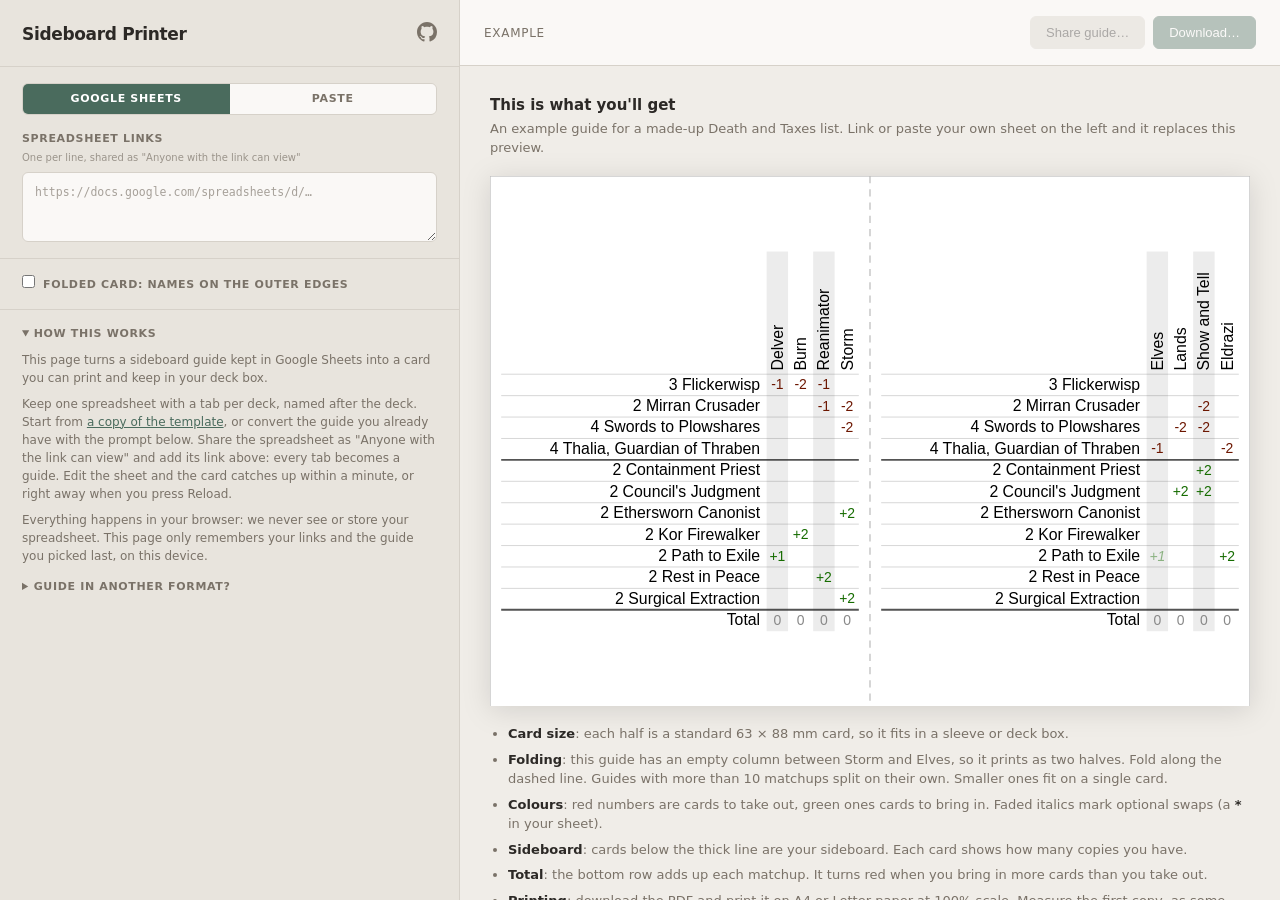
<file: index.html>
<!DOCTYPE html>
<html lang="en">
<head>
  <meta charset="UTF-8">
  <meta name="viewport" content="width=device-width, initial-scale=1.0">
  <meta http-equiv="Content-Security-Policy" content="default-src 'self'; connect-src https://docs.google.com https://*.googleusercontent.com; style-src 'self' 'unsafe-inline'; img-src 'self' data:; base-uri 'none'">
  <title>Sideboard Printer – Printable Sideboard Guide Template</title>
  <meta name="description" content="Free tool that turns a Google Sheets sideboard guide into a printable card for your deck box, for Magic: The Gathering and other card games.">
  <link rel="canonical" href="https://dgmora.github.io/sideboard-printer/">
  <meta property="og:type" content="website">
  <meta property="og:url" content="https://dgmora.github.io/sideboard-printer/">
  <meta property="og:title" content="Sideboard Printer – Printable Sideboard Guide Template">
  <meta property="og:description" content="Turn a Google Sheets sideboard guide into a printable card for your deck box, for Magic: The Gathering and other card games.">
  <meta property="og:image" content="https://dgmora.github.io/sideboard-printer/img/example_guide.png">
  <meta name="twitter:card" content="summary_large_image">
  <link rel="stylesheet" href="style.css">
</head>
<body>
  <div class="app">

    <aside class="sidebar">
      <div class="sidebar-header">
        <h1>Sideboard Printer</h1>
        <a class="github-link" href="https://github.com/dgmora/sideboard-printer" target="_blank" rel="noopener" aria-label="Source code on GitHub" title="Source code on GitHub">
          <svg viewBox="0 0 16 16" width="20" height="20" aria-hidden="true"><path fill="currentColor" d="M8 0C3.58 0 0 3.58 0 8c0 3.54 2.29 6.53 5.47 7.59.4.07.55-.17.55-.38 0-.19-.01-.82-.01-1.49-2.01.37-2.53-.49-2.69-.94-.09-.23-.48-.94-.82-1.13-.28-.15-.68-.52-.01-.53.63-.01 1.08.58 1.23.82.72 1.21 1.87.87 2.33.66.07-.52.28-.87.51-1.07-1.78-.2-3.64-.89-3.64-3.95 0-.87.31-1.59.82-2.15-.08-.2-.36-1.02.08-2.12 0 0 .67-.21 2.2.82.64-.18 1.32-.27 2-.27.68 0 1.36.09 2 .27 1.53-1.04 2.2-.82 2.2-.82.44 1.1.16 1.92.08 2.12.51.56.82 1.27.82 2.15 0 3.07-1.87 3.75-3.65 3.95.29.25.54.73.54 1.48 0 1.07-.01 1.93-.01 2.2 0 .21.15.46.55.38A8.013 8.013 0 0016 8c0-4.42-3.58-8-8-8z"/></svg>
        </a>
      </div>

      <div class="source-toggle" role="radiogroup" aria-label="Source">
        <label><input type="radio" name="source" value="sheets" checked> Google Sheets</label>
        <label><input type="radio" name="source" value="paste"> Paste</label>
      </div>

      <div id="sheets-section" class="input-section">
        <label for="sheet-links">Spreadsheet links <span class="label-hint">One per line, shared as "Anyone with the link can view"</span></label>
        <textarea id="sheet-links" class="links" spellcheck="false" placeholder="https://docs.google.com/spreadsheets/d/…"></textarea>
        <p id="sheet-status" class="sheet-status" role="status"></p>
        <p id="sheet-updated" class="sheet-updated" hidden><span id="updated-at"></span> <button id="reload-btn" class="link-button" type="button">Reload</button></p>
      </div>

      <div id="paste-section" class="input-section" hidden>
        <label for="data-input">Sideboard guide <span class="label-hint">CSV, or just copy-paste from Google Sheets/Excel</span></label>
        <textarea id="data-input" spellcheck="false" placeholder="Paste your sheet here"></textarea>
      </div>

      <div class="controls">
        <div class="control-row" hidden>
          <label for="deck-select">Deck</label>
          <select id="deck-select"></select>
        </div>

        <label>
          <input type="checkbox" id="names-outside">
          Folded card: names on the outer edges
        </label>
      </div>

      <section class="format-guide">
        <details open>
          <summary>How this works</summary>
          <p>This page turns a sideboard guide kept in Google Sheets into a card you can print and keep in your deck box.</p>
          <p>Keep one spreadsheet with a tab per deck, named after the deck. Start from <a href="https://docs.google.com/spreadsheets/d/1WIR-tiN7BKEBCsWVLKuTYCNr0JvIB0LWAHgC8mqeYLI/copy" target="_blank" rel="noopener">a copy of the template</a>, or convert the guide you already have with the prompt below. Share the spreadsheet as "Anyone with the link can view" and add its link above: every tab becomes a guide. Edit the sheet and the card catches up within a minute, or right away when you press Reload.</p>
          <p>Everything happens in your browser: we never see or store your spreadsheet. This page only remembers your links and the guide you picked last, on this device.</p>
        </details>

        <details>
          <summary>Guide in another format?</summary>
          <p>An AI assistant like Claude or ChatGPT can convert it. Copy this prompt into a chat, then paste or upload your guide and your decklist with it: text, CSV, Excel or screenshots should all work.</p>
          <p>It replies with a CSV to import into a tab of your spreadsheet (File → Import) and a link that opens the guide on this page. Check that the link starts with this page's address before you open it.</p>
          <pre id="convert-prompt" class="prompt">Convert the sideboard guide I'm attaching into a CSV for my deck. I'm also attaching my decklist.

Layout:
- First row: md,sb,Card, then one column per matchup, named after the opposing deck. If the guide differs on the play and on the draw, use two columns, like "Goblins (play)" and "Goblins (draw)".
- Then one row per card that goes in or out in any matchup: copies in the main deck (md), copies in the sideboard (sb), the card name as written in the decklist, then the change in each matchup.
- Main deck cards first, then one empty row, then sideboard cards. A card in both the main deck and the sideboard gets a single row in the main deck part, with both counts.
- Changes are whole numbers: 2 brings in two copies, -1 takes one out. Never write a + sign. Leave the cell empty when nothing changes.
- Add * after the number when the guide marks a swap as optional, like 1* or -1*.
- No total row. Put quotes around any value that contains a comma.
- Each matchup should bring in as many cards as it takes out. If the guide doesn't, keep what it says and tell me.

Reply with:
1. The CSV as a downloadable sideboard.csv file, which I'll import into Google Sheets. If you can't create files, put it in a code block instead.
2. This link with the CSV URL-encoded at the end: <span class="page-url"></span>?paste=
Write line breaks as %0A, spaces as %20, % as %25, + as %2B, &amp; as %26, # as %23, " as %22, ( as %28 and ) as %29. Use a code tool for this if you have one.</pre>
          <button id="copy-prompt" class="btn btn-secondary">Copy prompt</button>
        </details>
      </section>
    </aside>

    <main class="preview-area">
      <div class="preview-header">
        <span id="preview-label" class="preview-title">Preview</span>
        <div class="preview-actions">
          <button id="share-btn" class="btn btn-secondary" popovertarget="share-menu" disabled>Share guide…</button>
          <button id="download-btn" class="btn btn-primary" popovertarget="download-menu" disabled>Download…</button>
        </div>
      </div>

      <div id="download-menu" class="menu" popover>
        <p class="menu-title">Download this guide</p>
        <button id="download-pdf" class="menu-option">
          <span class="menu-option-name">PDF for printing</span>
          <span class="menu-option-text">The guide at its real size, 63 × 88 mm per card. Print it on A4 or Letter paper at 100% scale.</span>
        </button>
        <button id="download-svg" class="menu-option">
          <span class="menu-option-name">SVG</span>
          <span class="menu-option-text">The same guide as a vector image. Print it from your browser at 100% scale, or edit it in Inkscape or Illustrator.</span>
        </button>
      </div>

      <div id="share-menu" class="menu" popover>
        <p class="menu-title">Share this guide</p>
        <button id="share-live" class="menu-option">
          <span class="menu-option-name">Live link</span>
          <span class="menu-option-text">Opens your spreadsheet, so your later edits show up too. Anyone with the link can open the whole spreadsheet, every tab included.</span>
        </button>
        <button id="share-snapshot" class="menu-option">
          <span class="menu-option-name">Snapshot</span>
          <span class="menu-option-text">The guide as it is right now, stored in the link itself. Nobody sees your spreadsheet, and later edits don't show up.</span>
        </button>
      </div>

      <div id="svg-container" class="svg-container"></div>

      <template id="example-template">
        <div class="example">
          <div class="example-intro">
            <h2>This is what you'll get</h2>
            <p>An example guide for a made-up Death and Taxes list. Link or paste your own sheet on the left and it replaces this preview.</p>
          </div>
          <div class="example-card"></div>
          <ul class="example-notes">
            <li><b>Card size</b>: each half is a standard 63 × 88 mm card, so it fits in a sleeve or deck box.</li>
            <li><b>Folding</b>: this guide has an empty column between Storm and Elves, so it prints as two halves. Fold along the dashed line. Guides with more than 10 matchups split on their own. Smaller ones fit on a single card.</li>
            <li><b>Colours</b>: red numbers are cards to take out, green ones cards to bring in. Faded italics mark optional swaps (a <b>*</b> in your sheet).</li>
            <li><b>Sideboard</b>: cards below the thick line are your sideboard. Each card shows how many copies you have.</li>
            <li><b>Total</b>: the bottom row adds up each matchup. It turns red when you bring in more cards than you take out.</li>
            <li><b>Printing</b>: download the PDF and print it on A4 or Letter paper at 100% scale. Measure the first copy, as some printers shrink it slightly. To edit the guide, download the SVG and open it in Inkscape or Illustrator.</li>
          </ul>
        </div>
      </template>
    </main>

  </div>
  <script src="guide.js"></script>
  <script src="pdf.js"></script>
  <script src="app.js"></script>
</body>
</html>
</file>
<file: style.css>
*, *::before, *::after {
  box-sizing: border-box;
  margin: 0;
  padding: 0;
}

:root {
  --bg:               #f0ede8;
  --panel:            #faf8f6;
  --border:           #d6d1c9;
  --text:             #2c2926;
  --text-muted:       #7a7268;
  --accent:           #4a6b5d;
  --accent-hover:     #3a5549;
  --accent-light:     #e8f0ec;
  --sidebar-bg:       #e8e4dd;
  --btn-sec-bg:       #d6d1c9;
  --shadow:           0 2px 14px rgba(0, 0, 0, 0.08);
}

html, body {
  height: 100%;
  font-size: 14px;
}

body {
  font-family: -apple-system, BlinkMacSystemFont, 'Segoe UI', system-ui, sans-serif;
  background: var(--bg);
  color: var(--text);
  line-height: 1.5;
}

/* ── Layout ──────────────────────────────────────────────────────────────── */

.app {
  display: flex;
  height: 100vh;
  overflow: hidden;
}

/* ── Sidebar ─────────────────────────────────────────────────────────────── */

.sidebar {
  width: 460px;
  flex-shrink: 0;
  background: var(--sidebar-bg);
  border-right: 1px solid var(--border);
  display: flex;
  flex-direction: column;
  overflow-y: auto;
}

.sidebar-header {
  position: relative;
  padding: 22px 22px 18px;
  border-bottom: 1px solid var(--border);
}

.sidebar-header h1 {
  font-size: 17px;
  font-weight: 600;
  letter-spacing: -0.02em;
  color: var(--text);
}

.github-link {
  position: absolute;
  top: 22px;
  right: 22px;
  color: var(--text-muted);
}

.github-link:hover {
  color: var(--text);
}

/* ── Controls ────────────────────────────────────────────────────────────── */

.controls {
  padding: 16px 22px;
  border-bottom: 1px solid var(--border);
  display: flex;
  flex-direction: column;
  gap: 12px;
}

.control-row:not([hidden]) {
  display: flex;
  flex-direction: column;
  gap: 5px;
}

label {
  display: flex;
  align-items: baseline;
  gap: 8px;
  font-size: 11px;
  font-weight: 600;
  color: var(--text-muted);
  text-transform: uppercase;
  letter-spacing: 0.06em;
}

.label-hint {
  font-size: 10px;
  font-weight: 400;
  text-transform: none;
  letter-spacing: 0;
  color: var(--text-muted);
  opacity: 0.7;
}

select {
  width: 100%;
  padding: 8px 32px 8px 10px;
  border: 1px solid var(--border);
  border-radius: 6px;
  background: var(--panel);
  color: var(--text);
  font-size: 13.5px;
  appearance: none;
  background-image: url("data:image/svg+xml,%3Csvg xmlns='http://www.w3.org/2000/svg' width='10' height='10' viewBox='0 0 10 10'%3E%3Cpath fill='%237a7268' d='M5 7L0 2h10z'/%3E%3C/svg%3E");
  background-repeat: no-repeat;
  background-position: right 11px center;
  cursor: pointer;
  transition: border-color 0.15s;
}

select:focus {
  outline: none;
  border-color: var(--accent);
}

/* ── Buttons ─────────────────────────────────────────────────────────────── */

.btn {
  padding: 8px 15px;
  border-radius: 6px;
  font-size: 13px;
  font-weight: 500;
  cursor: pointer;
  border: 1px solid transparent;
  transition: background 0.15s, border-color 0.15s, opacity 0.15s;
  white-space: nowrap;
}

.btn-primary {
  background: var(--accent);
  color: #fff;
  border-color: var(--accent);
}

.btn-primary:hover:not(:disabled) {
  background: var(--accent-hover);
  border-color: var(--accent-hover);
}

.btn-secondary {
  background: var(--btn-sec-bg);
  color: var(--text);
  border-color: var(--border);
}

.btn-secondary:hover:not(:disabled) {
  border-color: var(--accent);
}

.btn:disabled {
  opacity: 0.38;
  cursor: not-allowed;
}

/* ── Input ───────────────────────────────────────────────────────────────── */

.source-toggle {
  display: flex;
  flex-shrink: 0;
  margin: 16px 22px 0;
  border: 1px solid var(--border);
  border-radius: 6px;
  overflow: hidden;
}

.source-toggle label {
  flex: 1;
  justify-content: center;
  padding: 7px;
  background: var(--panel);
  cursor: pointer;
}

.source-toggle label:has(:checked) {
  background: var(--accent);
  color: #fff;
}

.source-toggle label:has(:focus-visible) {
  outline: 2px solid var(--accent-hover);
  outline-offset: -2px;
}

.source-toggle input {
  position: absolute;
  opacity: 0;
}

.input-section:not([hidden]) {
  display: flex;
  flex-direction: column;
  padding: 16px 22px;
  gap: 7px;
  border-bottom: 1px solid var(--border);
}

.input-section label {
  flex-direction: column;
  gap: 2px;
}

textarea {
  height: 110px;
  resize: vertical;
  white-space: pre;
  border: 1px solid var(--border);
  border-radius: 6px;
  padding: 10px 12px;
  font-family: 'SF Mono', 'Fira Code', 'Cascadia Code', 'Consolas', monospace;
  font-size: 11.5px;
  line-height: 1.65;
  color: var(--text);
  background: var(--panel);
  outline: none;
  transition: border-color 0.15s;
}

textarea.links {
  height: 70px;
}

.sheet-status:empty {
  display: none;
}

.sheet-status {
  font-size: 12px;
  color: #6C1600;
  overflow-wrap: anywhere;
}

.sheet-updated {
  font-size: 12px;
  color: var(--text-muted);
}

.link-button {
  padding: 0;
  border: none;
  background: none;
  color: var(--accent);
  font: inherit;
  text-decoration: underline;
  cursor: pointer;
}

.link-button:disabled {
  color: var(--text-muted);
  text-decoration: none;
  cursor: default;
}

textarea:focus {
  border-color: var(--accent);
}

textarea::placeholder {
  color: var(--text-muted);
  opacity: 0.65;
}

/* ── Format guide ────────────────────────────────────────────────────────── */

.format-guide {
  padding: 16px 22px 22px;
  font-size: 12px;
  color: var(--text-muted);
}

.format-guide summary {
  font-size: 11px;
  font-weight: 600;
  text-transform: uppercase;
  letter-spacing: 0.06em;
  margin-bottom: 8px;
  cursor: pointer;
}

.format-guide details + details {
  margin-top: 14px;
}

.format-guide p {
  margin-bottom: 8px;
}

.format-guide .prompt {
  max-height: 220px;
  overflow: auto;
  margin-bottom: 8px;
  padding: 8px 10px;
  border: 1px solid var(--border);
  border-radius: 6px;
  background: var(--panel);
  color: var(--text);
  font-size: 11px;
  white-space: pre-wrap;
}

.format-guide a {
  color: var(--accent);
}

/* ── Preview area ────────────────────────────────────────────────────────── */

.preview-area {
  flex: 1;
  display: flex;
  flex-direction: column;
  overflow: hidden;
  min-width: 0;
}

.preview-header {
  display: flex;
  align-items: center;
  justify-content: space-between;
  gap: 16px;
  padding: 16px 24px;
  border-bottom: 1px solid var(--border);
  background: var(--panel);
  flex-shrink: 0;
}

.preview-actions {
  display: flex;
  gap: 8px;
}

/* ── Menus ───────────────────────────────────────────────────────────────── */

.menu {
  inset: auto;
  top: 72px;
  right: 24px;
  width: min(340px, calc(100vw - 32px));
  margin: 0;
  padding: 14px;
  border: 1px solid var(--border);
  border-radius: 10px;
  background: var(--panel);
  color: var(--text);
  box-shadow: var(--shadow);
}

.menu:popover-open {
  display: flex;
  flex-direction: column;
  gap: 8px;
}

.menu-title {
  font-size: 11px;
  font-weight: 600;
  text-transform: uppercase;
  letter-spacing: 0.06em;
  color: var(--text-muted);
}

.menu-option {
  display: flex;
  flex-direction: column;
  gap: 3px;
  padding: 10px 12px;
  border: 1px solid var(--border);
  border-radius: 8px;
  background: var(--bg);
  color: inherit;
  font: inherit;
  text-align: left;
  cursor: pointer;
  transition: background 0.15s, border-color 0.15s;
}

.menu-option[hidden] {
  display: none;
}

.menu-option:hover,
.menu-option:focus-visible {
  border-color: var(--accent);
  background: var(--accent-light);
}

.menu-option-name {
  font-size: 13px;
  font-weight: 600;
}

.menu-option-text {
  font-size: 12px;
  line-height: 1.4;
  color: var(--text-muted);
}

.preview-title {
  font-size: 12px;
  font-weight: 500;
  color: var(--text-muted);
  text-transform: uppercase;
  letter-spacing: 0.06em;
}

.svg-container {
  flex: 1;
  overflow: auto;
  padding: 28px;
  display: flex;
  align-items: flex-start;
  justify-content: center;
}

.svg-container svg {
  width: 100%;
  height: 100%;
  filter: drop-shadow(0 4px 14px rgba(0, 0, 0, 0.12));
  display: block;
}

/* ── Example ─────────────────────────────────────────────────────────────── */

.example {
  max-width: 760px;
  width: 100%;
  display: flex;
  flex-direction: column;
  gap: 18px;
  color: var(--text-muted);
  font-size: 13px;
}

.example h2 {
  font-size: 15px;
  font-weight: 600;
  color: var(--text);
  margin-bottom: 2px;
}

.svg-container .example-card svg {
  height: auto;
}

.example-notes {
  padding-left: 18px;
  display: flex;
  flex-direction: column;
  gap: 6px;
}

.example-notes b {
  color: var(--text);
  font-weight: 600;
}

/* ── Empty state ─────────────────────────────────────────────────────────── */

.empty-state {
  display: flex;
  flex-direction: column;
  align-items: center;
  justify-content: center;
  gap: 10px;
  height: 100%;
  color: var(--text-muted);
  text-align: center;
  user-select: none;
}

.empty-icon {
  font-size: 36px;
  opacity: 0.25;
  line-height: 1;
  margin-bottom: 4px;
}

.empty-state p {
  font-size: 14px;
}

/* ── Narrow screens ──────────────────────────────────────────────────────── */

@media (max-width: 800px) {
  .app {
    flex-direction: column;
    height: auto;
    overflow: visible;
  }

  .sidebar {
    width: auto;
    border-right: none;
    border-bottom: 1px solid var(--border);
  }

  .preview-header {
    flex-wrap: wrap;
  }

  .svg-container {
    padding: 16px;
  }
}
</file>
